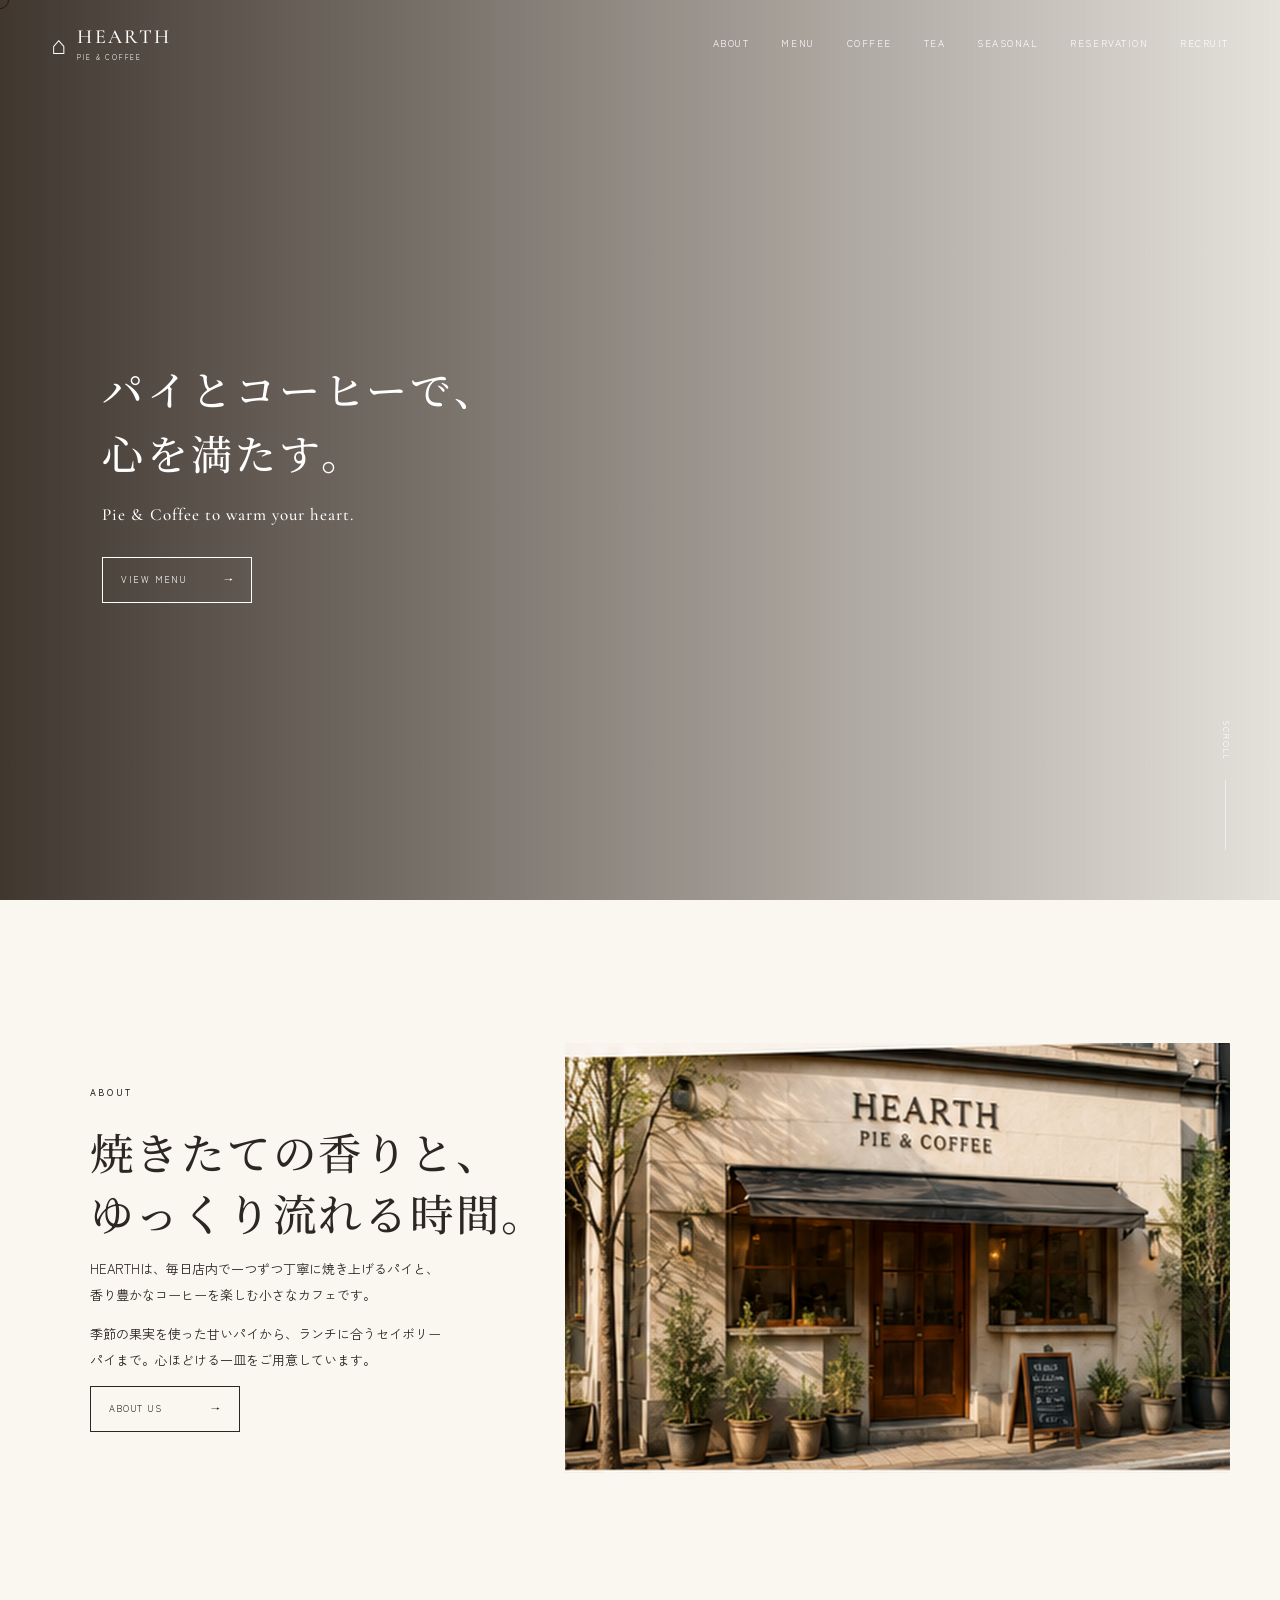
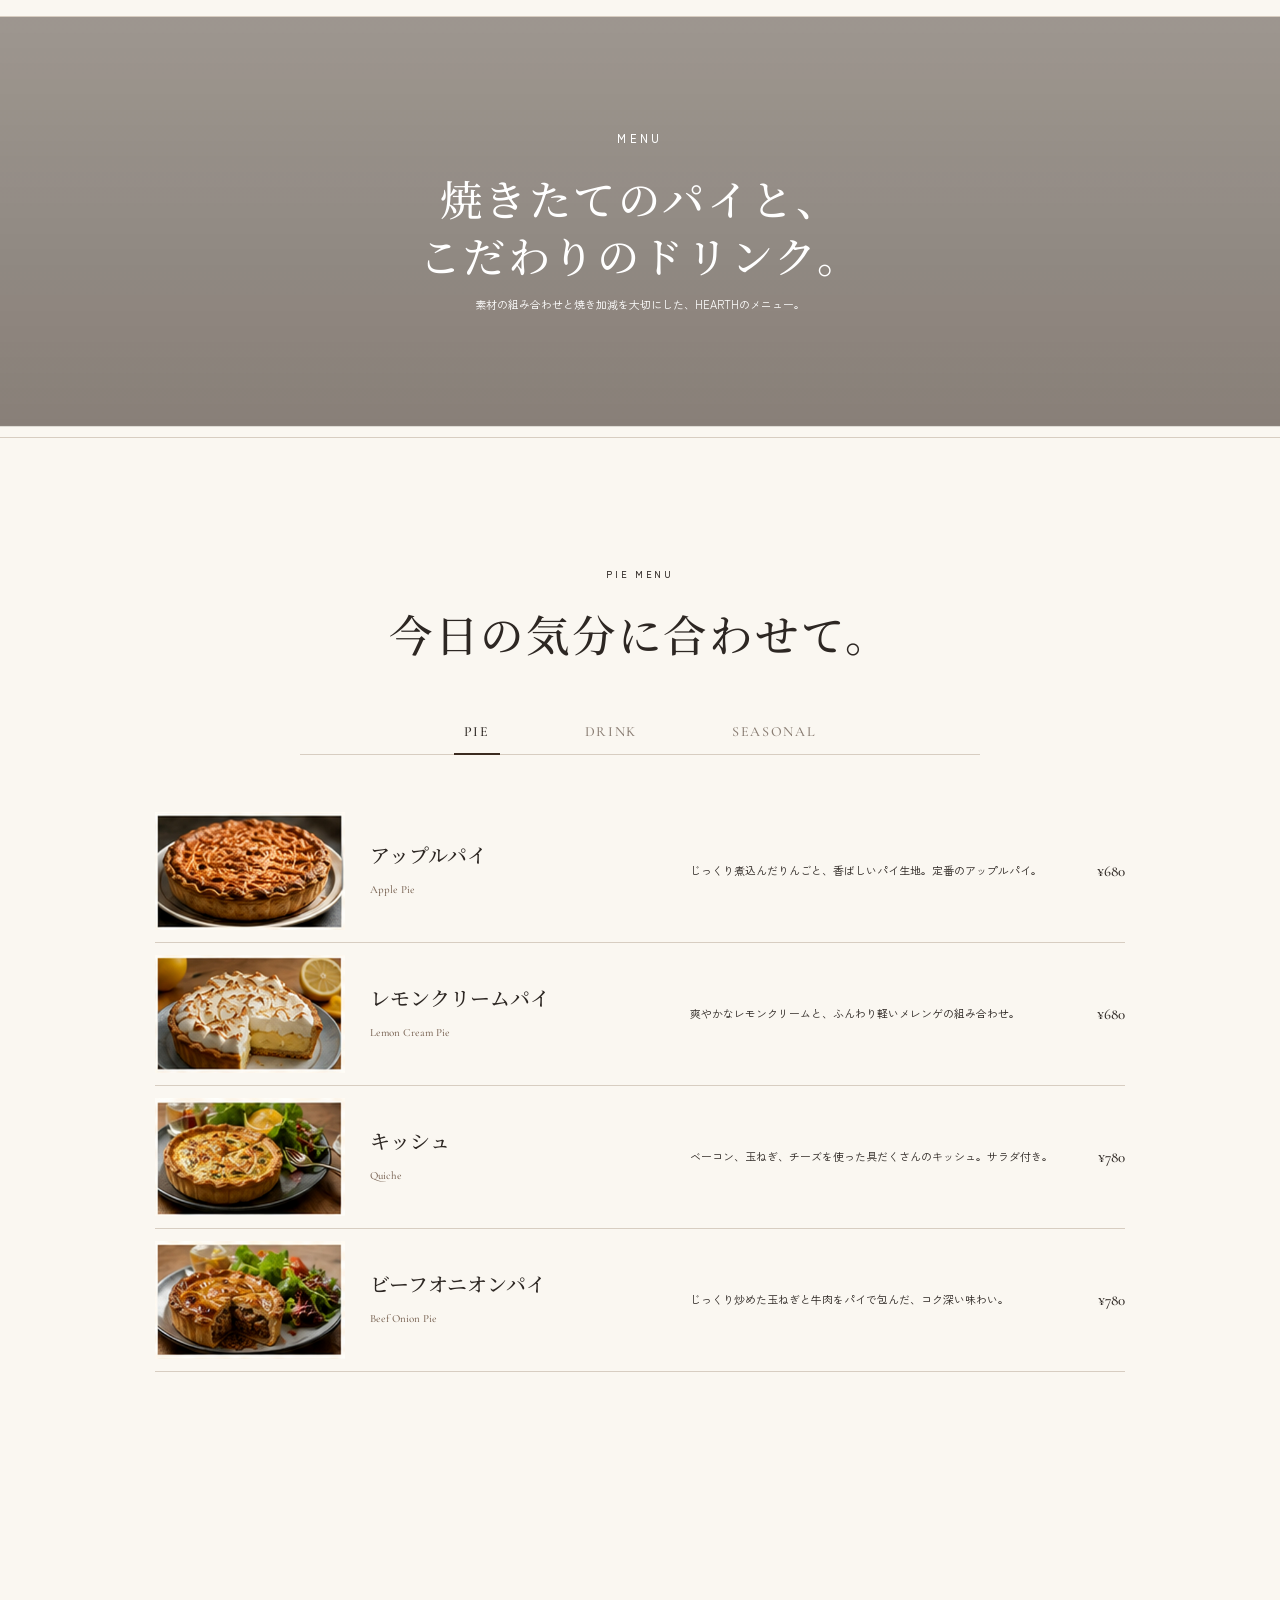
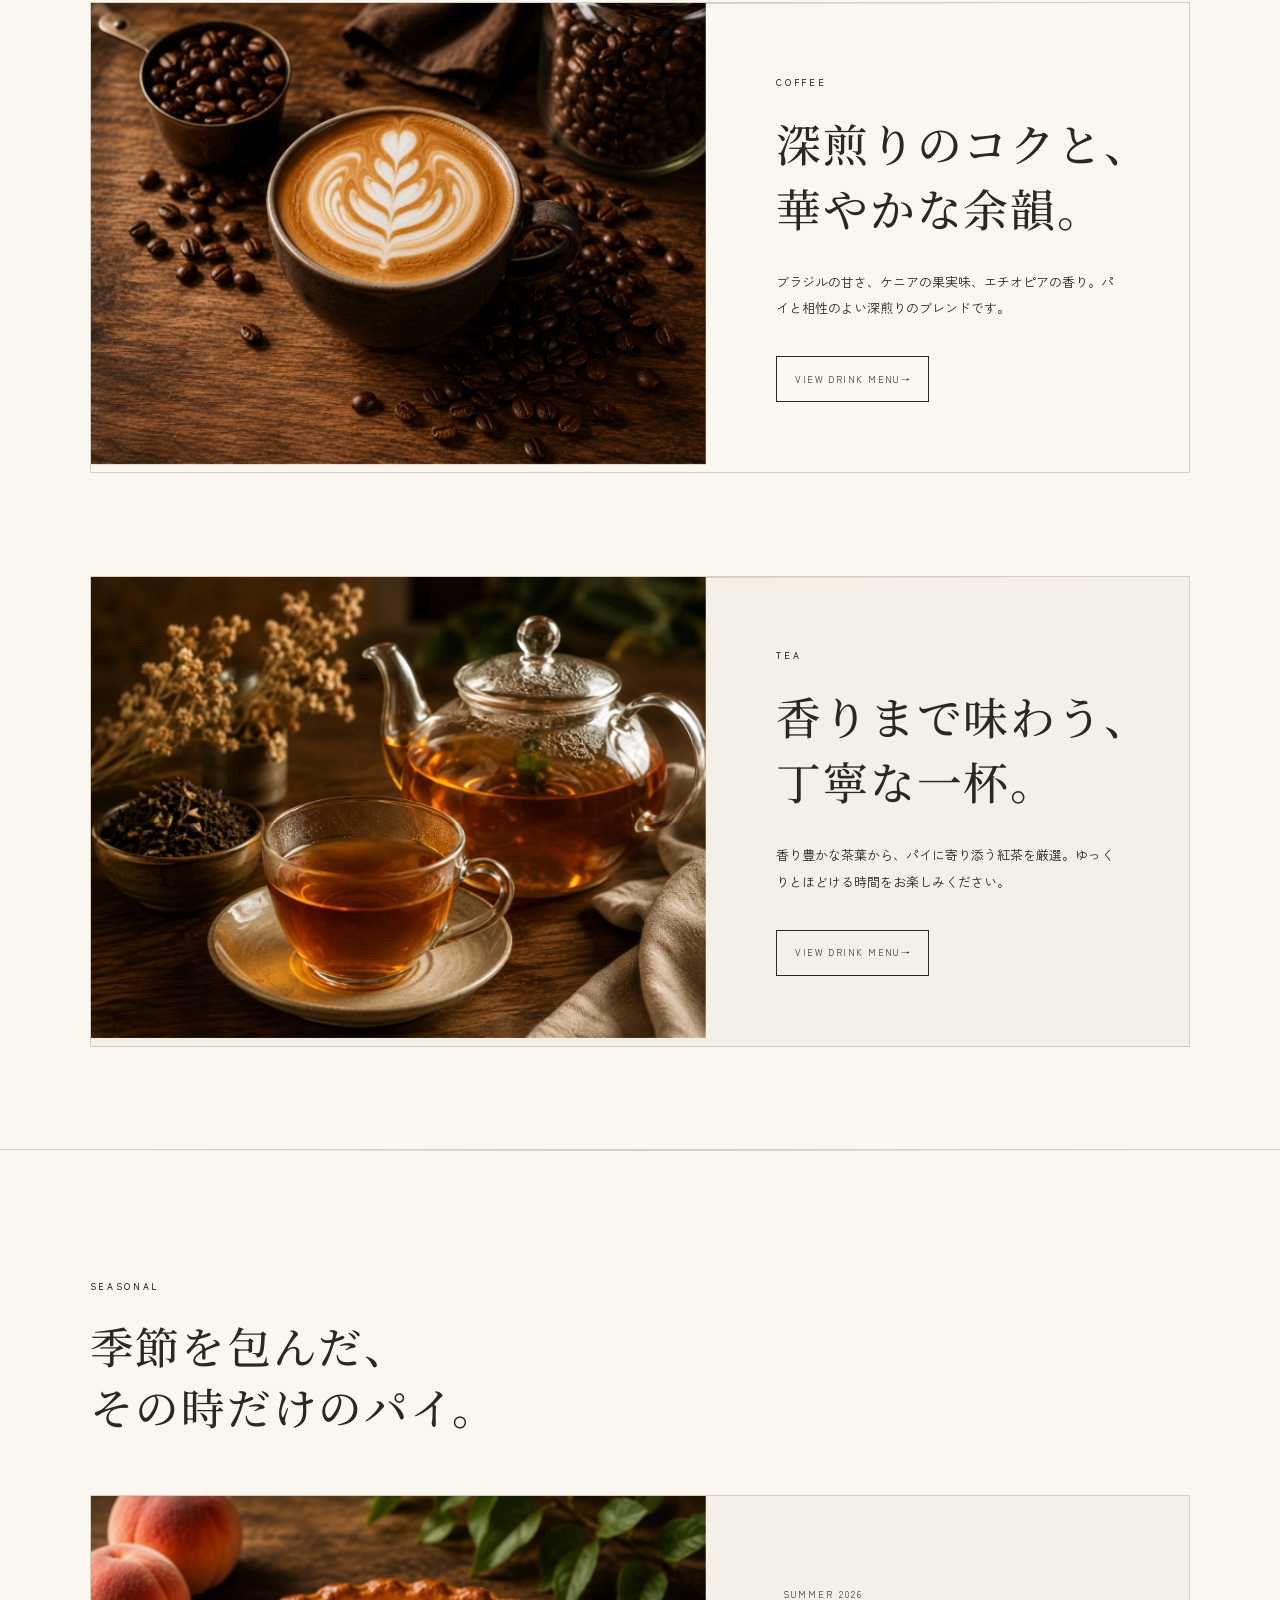
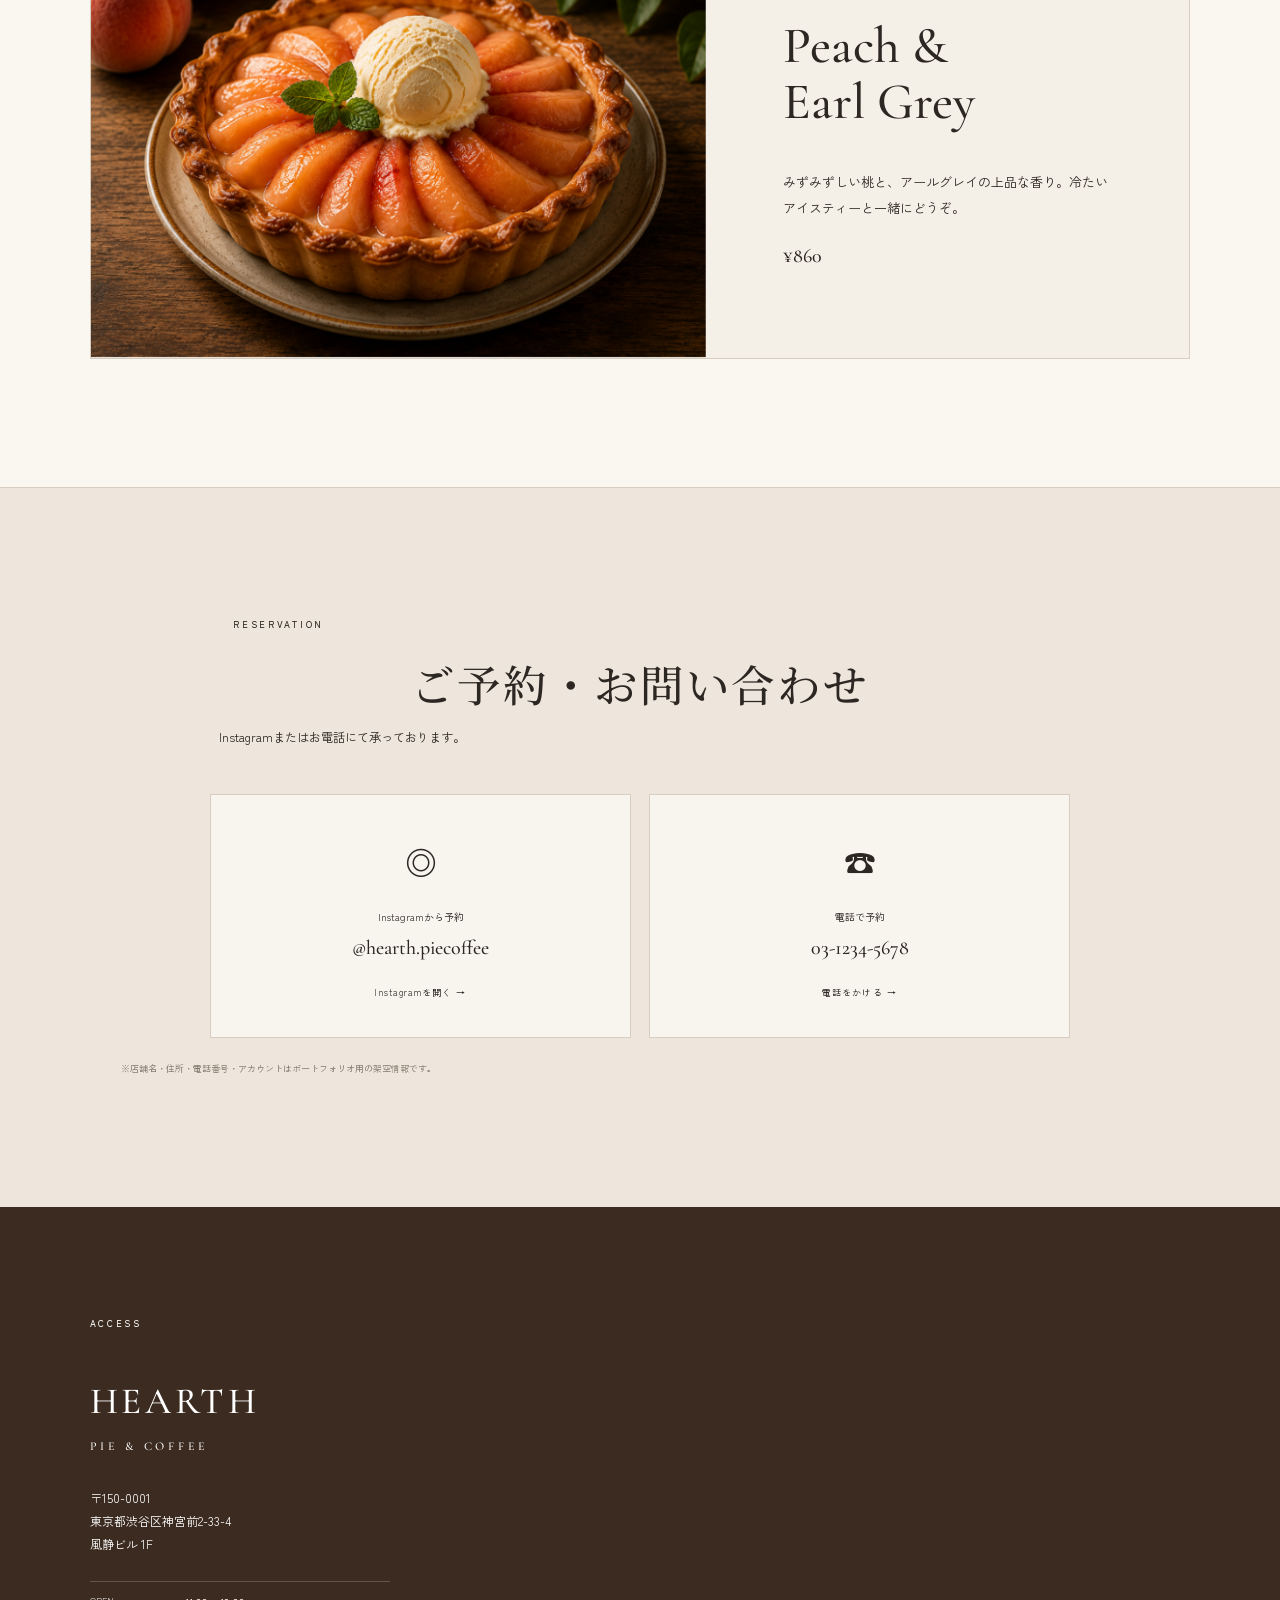
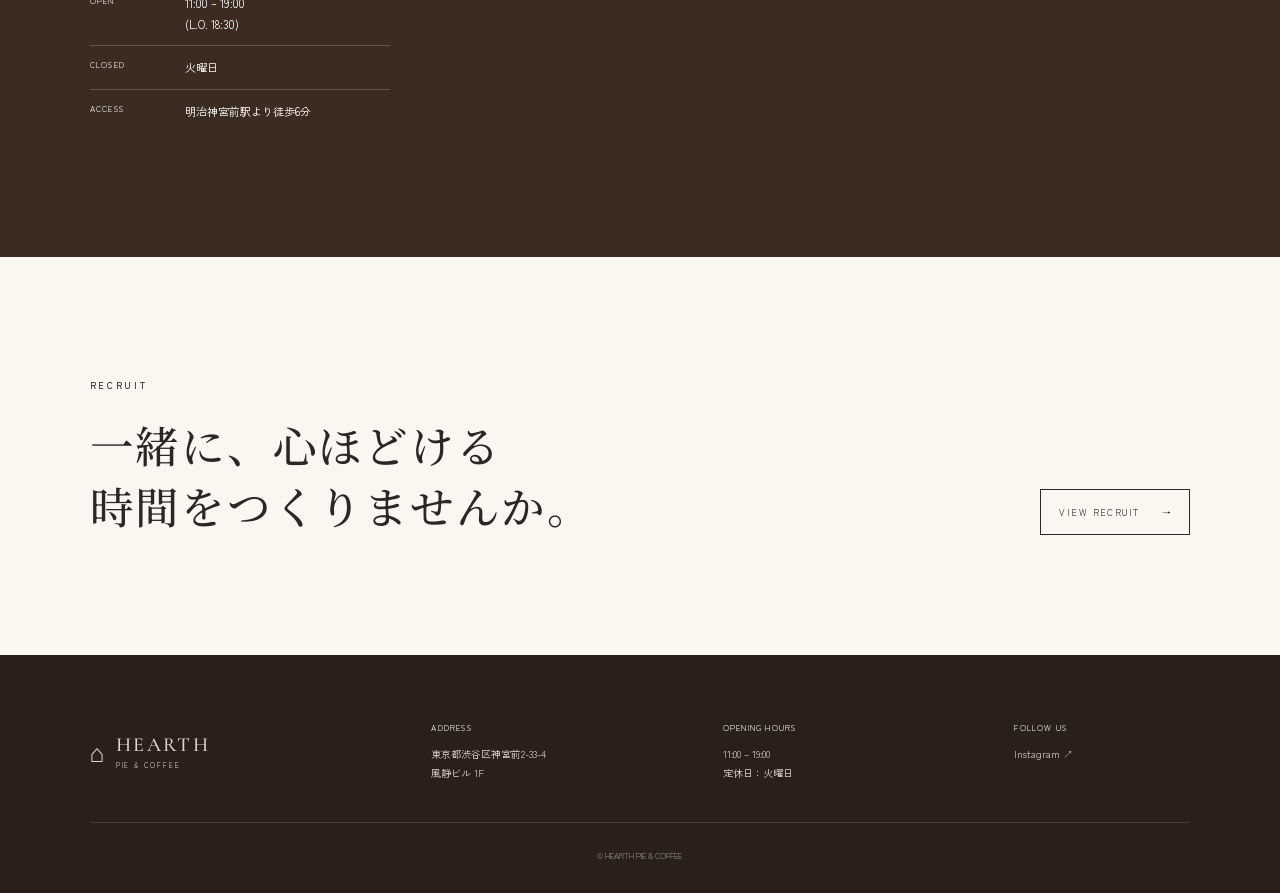
<file: index.html>
<!doctype html>
<html lang="ja">
<head>
  <meta charset="utf-8">
  <meta name="viewport" content="width=device-width, initial-scale=1">
  <meta name="description" content="焼きたてのパイと丁寧に淹れたコーヒーを楽しむ、架空のカフェ HEARTH PIE & COFFEE。">
  <title>HEARTH PIE & COFFEE</title>
  <link rel="preconnect" href="https://fonts.googleapis.com">
  <link rel="preconnect" href="https://fonts.gstatic.com" crossorigin>
  <link href="https://fonts.googleapis.com/css2?family=Cormorant+Garamond:wght@500;600&family=Noto+Serif+JP:wght@400;500;600&family=Zen+Kaku+Gothic+New:wght@400;500&display=swap" rel="stylesheet">
  <link rel="stylesheet" href="style.css">
</head>
<body>
  <div class="loader" aria-hidden="true"><div><span>HEARTH</span><small>PIE & COFFEE</small></div></div>
  <div class="cursor" aria-hidden="true"></div>

  <header class="site-header" id="top">
    <a class="brand" href="#top" aria-label="トップへ">
      <span class="brand-mark">⌂</span>
      <span><b>HEARTH</b><small>PIE & COFFEE</small></span>
    </a>
    <button class="menu-toggle" type="button" aria-label="メニューを開く" aria-controls="global-nav" aria-expanded="false"><span></span><span></span></button>
    <nav id="global-nav">
      <a href="#about">ABOUT</a><a href="#menu">MENU</a><a href="#coffee">COFFEE</a><a href="#tea">TEA</a><a href="#seasonal">SEASONAL</a><a href="#reservation">RESERVATION</a><a href="#recruit">RECRUIT</a>
    </nav>
  </header>

  <main>
    <section class="hero">
      <div class="hero-media" data-parallax="0.16"></div>
      <div class="hero-shade"></div>
      <div class="hero-copy">
        <p class="hero-jp split-lines">パイとコーヒーで、<br>心を満たす。</p>
        <p class="hero-en reveal-up">Pie & Coffee to warm your heart.</p>
        <a class="line-button reveal-up" href="#menu"><span>VIEW MENU</span><i>→</i></a>
      </div>
      <p class="scroll-label">SCROLL <span></span></p>
    </section>

    <section class="about section" id="about">
      <div class="about-copy reveal-up">
        <p class="kicker">ABOUT</p>
        <h1>焼きたての香りと、ゆっくり流れる時間。</h1>
        <p>HEARTHは、毎日店内で一つずつ丁寧に焼き上げるパイと、香り豊かなコーヒーを楽しむ小さなカフェです。</p>
        <p>季節の果実を使った甘いパイから、ランチに合うセイボリーパイまで。心ほどける一皿をご用意しています。</p>
        <a class="outline-button" href="#access"><span>ABOUT US</span><i>→</i></a>
      </div>
      <figure class="about-image reveal-mask"><img loading="lazy" decoding="async" src="assets/cafe-exterior.jpg" alt="緑に囲まれた架空のカフェHEARTHの外観"></figure>
    </section>

    <section class="menu-intro" id="menu">
      <div class="menu-bg" data-parallax="0.1"></div>
      <div class="menu-intro-inner reveal-up">
        <p class="kicker light">MENU</p>
        <h2>焼きたてのパイと、<br>こだわりのドリンク。</h2>
        <p>素材の組み合わせと焼き加減を大切にした、HEARTHのメニュー。</p>
      </div>
    </section>

    <section class="menu-section section">
      <div class="section-heading center reveal-up">
        <p class="kicker">PIE MENU</p>
        <h2>今日の気分に合わせて。</h2>
      </div>
      <div class="menu-tabs reveal-up" role="tablist">
        <button class="menu-tab active" data-tab="pie">PIE</button>
        <button class="menu-tab" data-tab="drink">DRINK</button>
        <button class="menu-tab" data-tab="season">SEASONAL</button>
      </div>

      <div class="menu-panel active" data-panel="pie">
        <div class="menu-list">
          <article class="menu-row reveal-up"><div class="menu-photo"><img loading="lazy" decoding="async" src="assets/apple-pie.jpg" alt="焼き上がったホールのアップルパイ"></div><div class="menu-detail"><div><h3>アップルパイ</h3><small>Apple Pie</small></div><p>じっくり煮込んだりんごと、香ばしいパイ生地。定番のアップルパイ。</p><strong>¥680</strong></div></article>
          <article class="menu-row reveal-up"><div class="menu-photo"><img loading="lazy" decoding="async" src="assets/lemon-cream-pie.jpg" alt="レモンクリームパイ"></div><div class="menu-detail"><div><h3>レモンクリームパイ</h3><small>Lemon Cream Pie</small></div><p>爽やかなレモンクリームと、ふんわり軽いメレンゲの組み合わせ。</p><strong>¥680</strong></div></article>
          <article class="menu-row reveal-up"><div class="menu-photo"><img loading="lazy" decoding="async" src="assets/quiche-salad.jpg" alt="サラダを添えた焼きたてのキッシュ"></div><div class="menu-detail"><div><h3>キッシュ</h3><small>Quiche</small></div><p>ベーコン、玉ねぎ、チーズを使った具だくさんのキッシュ。サラダ付き。</p><strong>¥780</strong></div></article>
          <article class="menu-row reveal-up"><div class="menu-photo"><img loading="lazy" decoding="async" src="assets/beef-onion-pie.jpg" alt="サラダを添えたビーフオニオンパイ"></div><div class="menu-detail"><div><h3>ビーフオニオンパイ</h3><small>Beef Onion Pie</small></div><p>じっくり炒めた玉ねぎと牛肉をパイで包んだ、コク深い味わい。</p><strong>¥780</strong></div></article>
        </div>
      </div>

      <div class="menu-panel" data-panel="drink">
        <div class="drink-list">
          <p><span>ブレンドコーヒー <small>HOT</small></span><strong>¥550</strong></p><p><span>アイスコーヒー</span><strong>¥550</strong></p><p><span>カフェラテ <small>HOT / ICED</small></span><strong>¥600</strong></p><p><span>ソイラテ <small>HOT / ICED</small></span><strong>¥620</strong></p><p><span>キャラメルラテ <small>HOT / ICED</small></span><strong>¥650</strong></p><p><span>カフェモカ <small>HOT / ICED</small></span><strong>¥650</strong></p>
          <div class="drink-category"><h3>HOT TEA</h3><p><span>アールグレイ <small>Earl Grey</small></span><strong>¥580</strong></p><p><span>ダージリン <small>Darjeeling</small></span><strong>¥600</strong></p><p><span>アッサム <small>Assam</small></span><strong>¥580</strong></p></div>
          <div class="drink-category"><h3>FLAVORED TEA</h3><p><span>ピーチティー <small>Peach Tea</small></span><strong>¥620</strong></p><p><span>アップルティー <small>Apple Tea</small></span><strong>¥620</strong></p></div>
          <div class="drink-category"><h3>HERBAL TEA</h3><p><span>カモミール <small>Chamomile</small></span><strong>¥620</strong></p><p><span>ルイボス <small>Rooibos</small></span><strong>¥600</strong></p></div>
          <div class="drink-category"><h3>ICED TEA</h3><p><span>アイスアールグレイ <small>Iced Earl Grey</small></span><strong>¥600</strong></p><p><span>アイスピーチティー <small>Iced Peach Tea</small></span><strong>¥630</strong></p></div>
        </div>
      </div>

      <div class="menu-panel" data-panel="season">
        <div class="season-card reveal-up"><figure><img loading="lazy" decoding="async" src="assets/peach.png" alt="桃をたっぷり使った季節限定のピーチパイ"></figure><div><p class="kicker">SUMMER LIMITED</p><h3>Peach & Earl Grey Pie</h3><p>白桃とアールグレイ香るクリームを合わせた、夏限定のパイ。</p><strong>¥860</strong></div></div>
      </div>
    </section>

    <section class="feature-split feature-coffee section-boundary" id="coffee">
      <figure class="feature-split-image reveal-mask">
        <img loading="lazy" decoding="async" src="assets/coffee.png" alt="コーヒー豆とラテアートを添えたカフェラテ">
      </figure>
      <div class="feature-split-copy reveal-up">
        <p class="kicker">COFFEE</p>
        <h2>深煎りのコクと、華やかな余韻。</h2>
        <p>ブラジルの甘さ、ケニアの果実味、エチオピアの香り。パイと相性のよい深煎りのブレンドです。</p>
        <a class="outline-button" href="#menu" data-open-tab="drink"><span>VIEW DRINK MENU</span><i>→</i></a>
      </div>
    </section>

    <section class="feature-split feature-tea section-boundary" id="tea">
      <figure class="feature-split-image reveal-mask">
        <img loading="lazy" decoding="async" src="assets/tea.png" alt="ガラスのティーポットと温かい紅茶">
      </figure>
      <div class="feature-split-copy reveal-up">
        <p class="kicker">TEA</p>
        <h2>香りまで味わう、丁寧な一杯。</h2>
        <p>香り豊かな茶葉から、パイに寄り添う紅茶を厳選。ゆっくりとほどける時間をお楽しみください。</p>
        <a class="outline-button" href="#menu" data-open-tab="drink"><span>VIEW DRINK MENU</span><i>→</i></a>
      </div>
    </section>

    <section class="seasonal section section-boundary" id="seasonal">
      <div class="section-heading reveal-up"><p class="kicker">SEASONAL</p><h2>季節を包んだ、その時だけのパイ。</h2></div>
      <div class="seasonal-split">
        <figure class="seasonal-split-image reveal-mask">
          <img loading="lazy" decoding="async" src="assets/peach.png" alt="焼き上がった桃とアールグレイの季節限定パイ">
        </figure>
        <div class="seasonal-split-copy reveal-up"><small>SUMMER 2026</small><h3>Peach & Earl Grey</h3><p>みずみずしい桃と、アールグレイの上品な香り。冷たいアイスティーと一緒にどうぞ。</p><strong>¥860</strong></div>
      </div>
    </section>

    <section class="reservation section" id="reservation">
      <div class="section-heading center reveal-up"><p class="kicker">RESERVATION</p><h2>ご予約・お問い合わせ</h2><p>Instagramまたはお電話にて承っております。</p></div>
      <div class="reservation-links">
        <a href="https://www.instagram.com/" target="_blank" rel="noopener" class="contact-card reveal-up"><span class="contact-icon">◎</span><small>Instagramから予約</small><strong>@hearth.piecoffee</strong><i>Instagramを開く →</i></a>
        <a href="tel:0312345678" class="contact-card reveal-up"><span class="contact-icon">☎</span><small>電話で予約</small><strong>03-1234-5678</strong><i>電話をかける →</i></a>
      </div>
      <p class="demo-note">※店舗名・住所・電話番号・アカウントはポートフォリオ用の架空情報です。</p>
    </section>

    <section class="access" id="access">
      <div class="access-copy reveal-up"><p class="kicker light">ACCESS</p><h2>HEARTH<br><small>PIE & COFFEE</small></h2><address>〒150-0001<br>東京都渋谷区神宮前2-33-4<br>風静ビル 1F</address><dl><div><dt>OPEN</dt><dd>11:00 – 19:00<br>(L.O. 18:30)</dd></div><div><dt>CLOSED</dt><dd>火曜日</dd></div><div><dt>ACCESS</dt><dd>明治神宮前駅より徒歩6分</dd></div></dl></div>
      <div class="access-photo" data-parallax="0.08"></div>
    </section>

    <section class="recruit section" id="recruit"><div class="section-heading reveal-up"><p class="kicker">RECRUIT</p><h2>一緒に、心ほどける<br>時間をつくりませんか。</h2></div><a class="outline-button reveal-up" href="recruit.html"><span>VIEW RECRUIT</span><i>→</i></a></section>
  </main>

  <footer><div class="footer-brand"><span class="brand-mark">⌂</span><span><b>HEARTH</b><small>PIE & COFFEE</small></span></div><div><p>ADDRESS</p><span>東京都渋谷区神宮前2-33-4<br>風静ビル 1F</span></div><div><p>OPENING HOURS</p><span>11:00 – 19:00<br>定休日：火曜日</span></div><div><p>FOLLOW US</p><a href="https://www.instagram.com/" target="_blank" rel="noopener">Instagram ↗</a></div><small class="copyright">© HEARTH PIE & COFFEE</small></footer>
  <script src="script.js"></script>
</body>
</html>
</file>
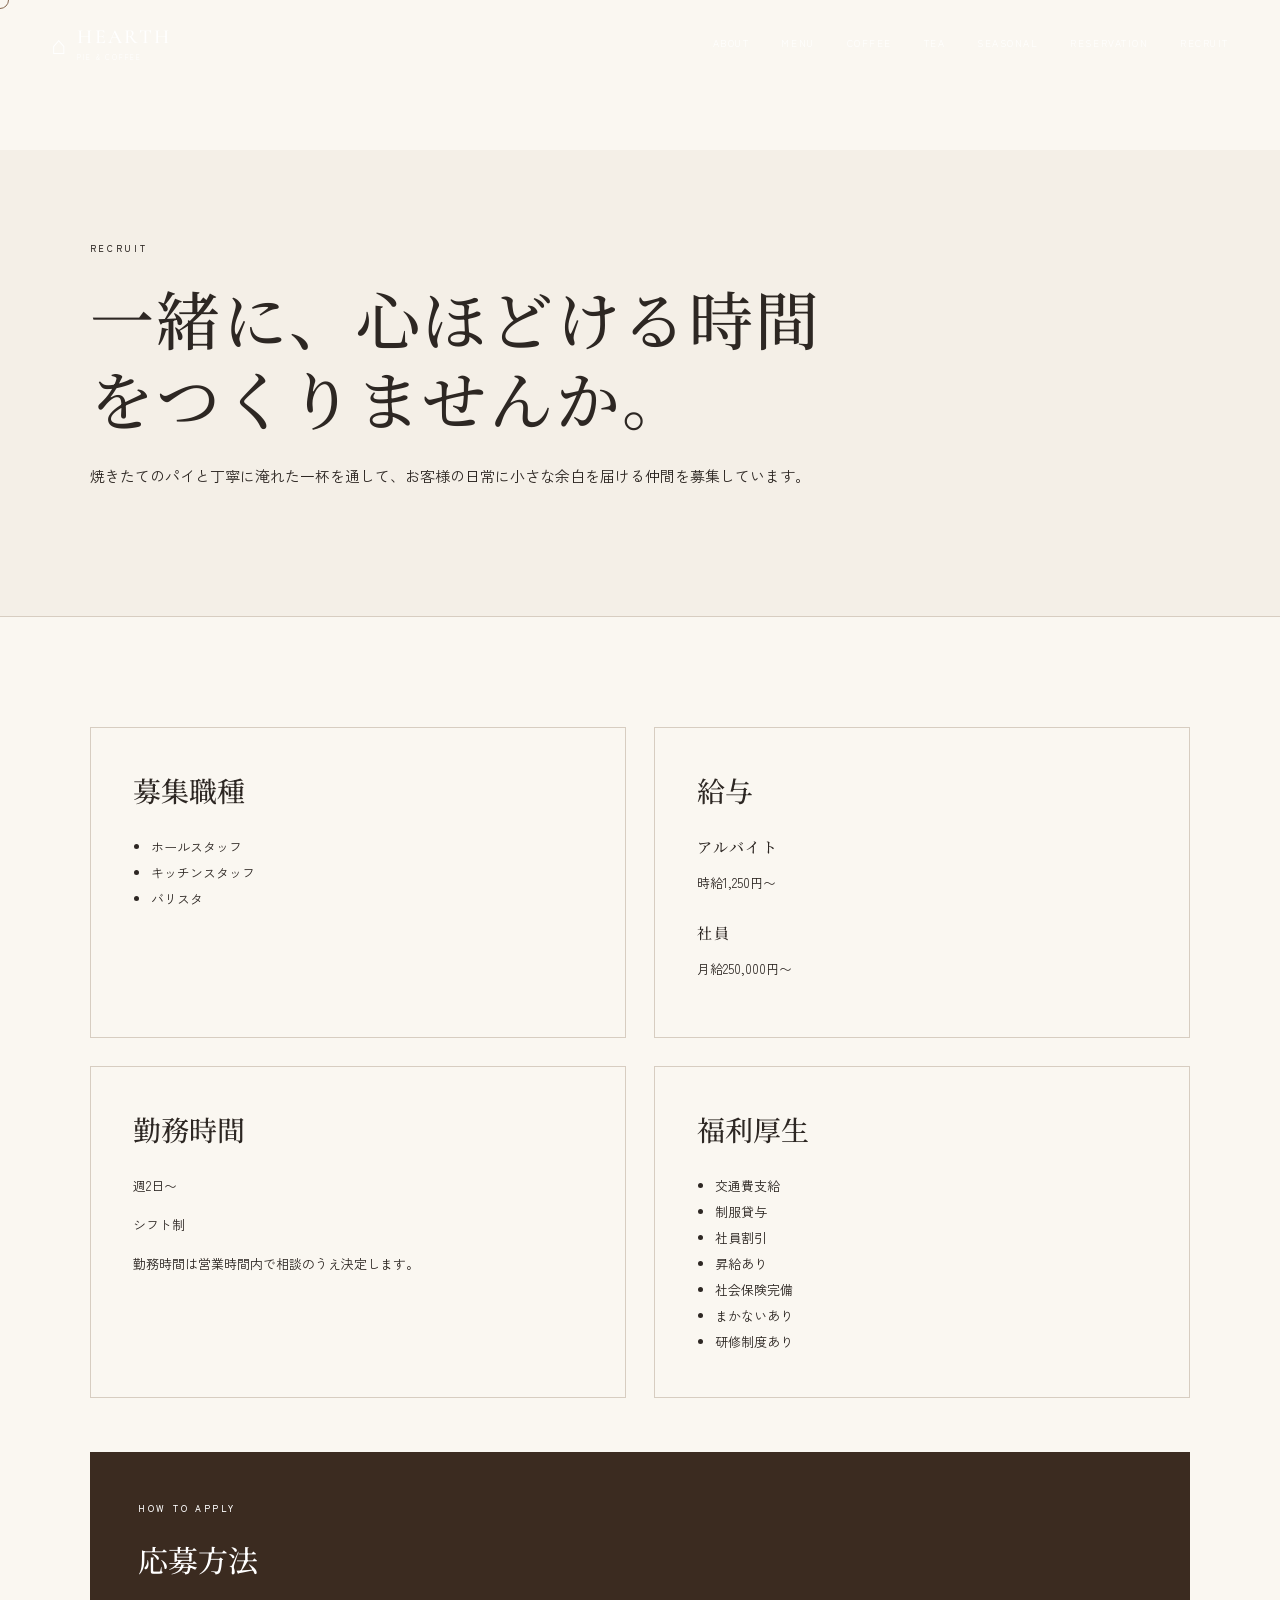
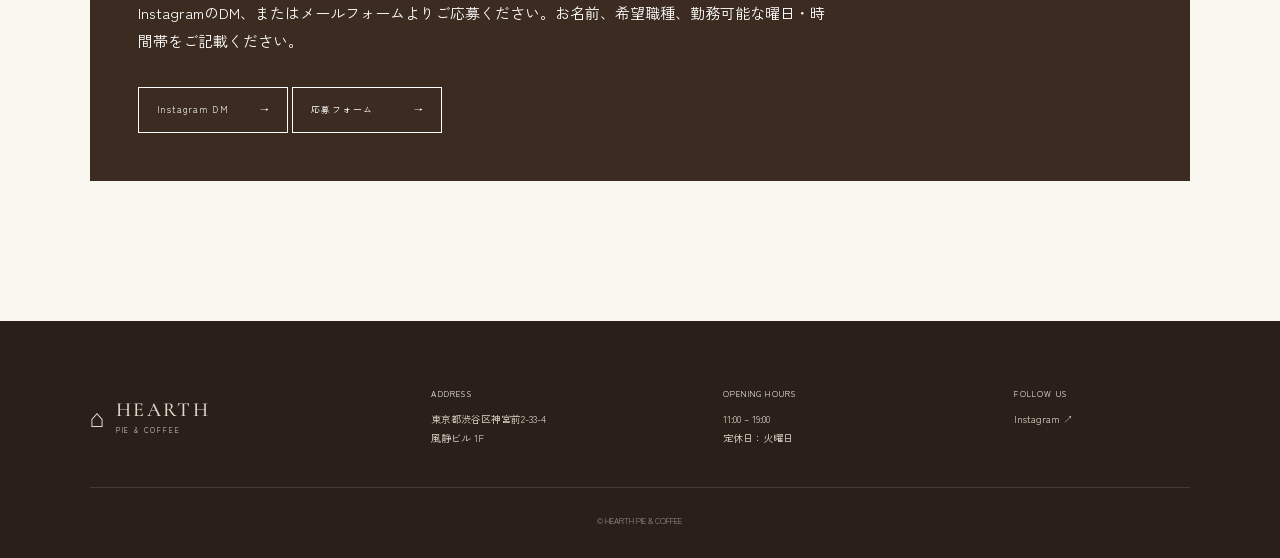
<file: recruit.html>
<!doctype html>
<html lang="ja">
<head>
  <meta charset="utf-8">
  <meta name="viewport" content="width=device-width, initial-scale=1">
  <meta name="description" content="HEARTH PIE & COFFEEの採用情報。ホール、キッチン、バリスタを募集しています。">
  <title>RECRUIT | HEARTH PIE & COFFEE</title>
  <link rel="preconnect" href="https://fonts.googleapis.com">
  <link rel="preconnect" href="https://fonts.gstatic.com" crossorigin>
  <link href="https://fonts.googleapis.com/css2?family=Cormorant+Garamond:wght@500;600&family=Noto+Serif+JP:wght@400;500;600&family=Zen+Kaku+Gothic+New:wght@400;500&display=swap" rel="stylesheet">
  <link rel="stylesheet" href="style.css">
</head>
<body>
  <div class="loader" aria-hidden="true"><div><span>HEARTH</span><small>PIE & COFFEE</small></div></div>
  <div class="cursor" aria-hidden="true"></div>
  <header class="site-header scrolled" id="top">
    <a class="brand" href="index.html" aria-label="ホームへ"><span class="brand-mark">⌂</span><span><b>HEARTH</b><small>PIE & COFFEE</small></span></a>
    <button class="menu-toggle" type="button" aria-label="メニューを開く" aria-controls="global-nav" aria-expanded="false"><span></span><span></span></button>
    <nav id="global-nav">
      <a href="index.html#about">ABOUT</a><a href="index.html#menu">MENU</a><a href="index.html#coffee">COFFEE</a><a href="index.html#tea">TEA</a><a href="index.html#seasonal">SEASONAL</a><a href="index.html#reservation">RESERVATION</a><a href="recruit.html">RECRUIT</a>
    </nav>
  </header>
  <main class="recruit-page">
    <section class="recruit-hero">
      <p class="kicker">RECRUIT</p>
      <h1>一緒に、心ほどける時間をつくりませんか。</h1>
      <p>焼きたてのパイと丁寧に淹れた一杯を通して、お客様の日常に小さな余白を届ける仲間を募集しています。</p>
    </section>
    <section class="recruit-details">
      <div class="recruit-grid">
        <article class="recruit-card"><h2>募集職種</h2><ul><li>ホールスタッフ</li><li>キッチンスタッフ</li><li>バリスタ</li></ul></article>
        <article class="recruit-card"><h2>給与</h2><h3>アルバイト</h3><p>時給1,250円〜</p><h3>社員</h3><p>月給250,000円〜</p></article>
        <article class="recruit-card"><h2>勤務時間</h2><p>週2日〜</p><p>シフト制</p><p>勤務時間は営業時間内で相談のうえ決定します。</p></article>
        <article class="recruit-card"><h2>福利厚生</h2><ul><li>交通費支給</li><li>制服貸与</li><li>社員割引</li><li>昇給あり</li><li>社会保険完備</li><li>まかないあり</li><li>研修制度あり</li></ul></article>
      </div>
      <div class="recruit-apply"><p class="kicker light">HOW TO APPLY</p><h2>応募方法</h2><p>InstagramのDM、またはメールフォームよりご応募ください。お名前、希望職種、勤務可能な曜日・時間帯をご記載ください。</p><a class="outline-button" href="https://www.instagram.com/" target="_blank" rel="noopener"><span>Instagram DM</span><i>→</i></a> <a class="outline-button" href="mailto:recruit@example.com?subject=HEARTH採用応募"><span>応募フォーム</span><i>→</i></a></div>
    </section>
  </main>
  <footer><div class="footer-brand"><span class="brand-mark">⌂</span><span><b>HEARTH</b><small>PIE & COFFEE</small></span></div><div><p>ADDRESS</p><span>東京都渋谷区神宮前2-33-4<br>風静ビル 1F</span></div><div><p>OPENING HOURS</p><span>11:00 – 19:00<br>定休日：火曜日</span></div><div><p>FOLLOW US</p><a href="https://www.instagram.com/" target="_blank" rel="noopener">Instagram ↗</a></div><small class="copyright">© HEARTH PIE & COFFEE</small></footer>
  <script src="script.js"></script>
</body>
</html>
</file>
<file: style.css>
:root{--ivory:#f4efe7;--paper:#faf7f1;--ink:#2d2723;--brown:#3b2b20;--mid:#7b6656;--line:#d7cdc1;--serif:"Cormorant Garamond","Noto Serif JP",serif;--jp:"Noto Serif JP",serif;--sans:"Zen Kaku Gothic New",sans-serif}*{box-sizing:border-box}html{scroll-behavior:smooth}body{margin:0;background:var(--paper);color:var(--ink);font-family:var(--sans);font-size:15px;line-height:1.9;overflow-x:hidden}body.loading{overflow:hidden}img{display:block;width:100%;height:100%;object-fit:cover}a{color:inherit}.loader{position:fixed;inset:0;z-index:999;background:var(--brown);display:grid;place-items:center;color:white;transition:clip-path 1.1s cubic-bezier(.76,0,.24,1);clip-path:inset(0 0 0 0)}.loader.done{clip-path:inset(0 0 100% 0);pointer-events:none}.loader div{display:flex;flex-direction:column;align-items:center;animation:pulse 1.2s ease-in-out infinite alternate}.loader span{font:600 42px var(--serif);letter-spacing:.18em}.loader small{font-size:9px;letter-spacing:.4em}@keyframes pulse{to{opacity:.45;transform:translateY(-4px)}}.cursor{position:fixed;width:18px;height:18px;border:1px solid #886b55;border-radius:50%;pointer-events:none;z-index:1000;transform:translate(-50%,-50%);transition:width .2s,height .2s,background .2s;mix-blend-mode:multiply}.cursor.hover{width:48px;height:48px;background:#a88b7450}.site-header{position:fixed;z-index:100;top:0;left:0;width:100%;height:86px;padding:0 4vw;display:flex;align-items:center;justify-content:space-between;color:#fff;transition:background .4s,color .4s,height .4s,border .4s}.site-header.scrolled{height:70px;color:var(--ink);background:#faf7f1e8;border-bottom:1px solid #d7cdc188;backdrop-filter:blur(18px)}.brand,.footer-brand{display:flex;align-items:center;gap:11px;text-decoration:none;line-height:1}.brand-mark{font-size:25px;font-weight:300}.brand span:last-child,.footer-brand span:last-child{display:flex;flex-direction:column}.brand b,.footer-brand b{font:500 20px var(--serif);letter-spacing:.12em}.brand small,.footer-brand small{font-size:7px;letter-spacing:.26em;margin-top:5px}.site-header nav{display:flex;gap:2rem}.site-header nav a{font-size:8px;letter-spacing:.16em;text-decoration:none;position:relative}.site-header nav a:after{content:"";position:absolute;left:0;bottom:-8px;width:100%;height:1px;background:currentColor;transform:scaleX(0);transform-origin:right;transition:transform .35s}.site-header nav a:hover:after{transform:scaleX(1);transform-origin:left}.menu-toggle{display:none}.hero{position:relative;min-height:100svh;color:#fff;display:flex;align-items:center;overflow:hidden}.hero-media,.menu-bg,.access-photo{position:absolute;inset:-8%;background-size:cover;background-position:center;will-change:transform}.hero-media{background-image:url('https://images.unsplash.com/photo-1574085733277-851d9d856a3a?auto=format&fit=crop&w=2200&q=90')}.hero-shade{position:absolute;inset:0;background:linear-gradient(90deg,#21170fdb 0%,#21170f7d 48%,#21170f18 100%)}.hero-copy{position:relative;z-index:2;margin-left:8vw;max-width:630px;padding-top:60px}.hero-jp{font:500 clamp(29px,3.2vw,50px)/1.55 var(--jp);letter-spacing:.08em;margin:0 0 20px}.hero-en{font:500 17px var(--serif);letter-spacing:.06em;margin:0 0 32px}.line-button,.outline-button{display:inline-flex;align-items:center;justify-content:space-between;min-width:150px;height:46px;padding:0 18px;border:1px solid currentColor;text-decoration:none;font-size:9px;letter-spacing:.16em;position:relative;overflow:hidden}.line-button:before,.outline-button:before{content:"";position:absolute;inset:0;background:currentColor;transform:translateX(-102%);transition:transform .45s cubic-bezier(.76,0,.24,1)}.line-button:hover:before,.outline-button:hover:before{transform:none}.line-button span,.line-button i,.outline-button span,.outline-button i{position:relative;z-index:1}.line-button:hover{color:var(--brown)}.line-button:hover:before{background:#fff}.outline-button:hover{color:#fff}.outline-button:before{background:var(--brown)}.scroll-label{position:absolute;right:3vw;bottom:50px;z-index:2;font-size:8px;letter-spacing:.25em;writing-mode:vertical-rl}.scroll-label span{display:inline-block;width:1px;height:70px;background:#ffffff80;margin-top:15px;position:relative;overflow:hidden}.scroll-label span:after{content:"";position:absolute;top:-50%;left:0;width:1px;height:45%;background:#fff;animation:scrollLine 2s infinite}@keyframes scrollLine{to{top:110%}}.section{padding:120px 7vw}.kicker{margin:0 0 20px;font-size:9px;letter-spacing:.3em;font-weight:500}.kicker.light{color:#fff}.section-heading h2,.about h1,.seasonal h2,.reservation h2,.recruit h2{font:500 clamp(30px,3.4vw,50px)/1.4 var(--jp);letter-spacing:.04em;margin:0}.center{text-align:center;margin-inline:auto}.about{display:grid;grid-template-columns:.85fr 1.15fr;align-items:center;gap:8vw}.about-copy{max-width:520px}.about-copy p:not(.kicker){font-size:13px}.about-image{height:580px;overflow:hidden}.about-image img,.story-image img,.seasonal-grid figure img{transition:transform 1.5s cubic-bezier(.22,1,.36,1)}.about-image:hover img,.story-image:hover img,.seasonal-grid figure:hover img{transform:scale(1.045)}.menu-intro{height:420px;position:relative;display:grid;place-items:center;overflow:hidden;color:white;text-align:center}.menu-bg{background-image:linear-gradient(#24170f66,#24170f88),url('https://images.unsplash.com/photo-1519915028121-7d3463d20b13?auto=format&fit=crop&w=2000&q=88')}.menu-intro-inner{position:relative;z-index:1}.menu-intro h2{font:500 clamp(31px,3.3vw,49px)/1.35 var(--jp);letter-spacing:.06em;margin:0}.menu-intro p{font-size:11px}.menu-tabs{max-width:680px;margin:45px auto;border-bottom:1px solid var(--line);display:flex;justify-content:center;gap:75px}.menu-tab{border:0;background:none;padding:14px 10px;font:500 14px var(--serif);letter-spacing:.12em;color:#897d73;cursor:pointer;position:relative}.menu-tab:after{content:"";position:absolute;bottom:-1px;left:0;width:100%;height:2px;background:var(--brown);transform:scaleX(0);transition:.35s}.menu-tab.active{color:var(--ink)}.menu-tab.active:after{transform:scaleX(1)}.menu-panel{display:none}.menu-panel.active{display:block;animation:panelIn .7s both}@keyframes panelIn{from{opacity:0;transform:translateY(14px)}}.menu-list{max-width:970px;margin:auto}.menu-row{display:grid;grid-template-columns:190px 1fr;gap:25px;padding:12px 0;border-bottom:1px solid var(--line);align-items:center}.menu-photo{height:118px;overflow:hidden}.menu-photo img{transition:transform .8s cubic-bezier(.22,1,.36,1)}.menu-row:hover .menu-photo img{transform:scale(1.08)}.menu-detail{display:grid;grid-template-columns:1fr 1.3fr auto;gap:28px;align-items:center}.menu-detail h3{font:500 20px var(--jp);margin:0 0 4px}.menu-detail small{font:500 11px var(--serif);color:var(--mid)}.menu-detail p{font-size:11px;line-height:1.8;margin:0}.menu-detail strong{font:500 15px var(--serif)}.drink-list{max-width:760px;margin:auto}.drink-list p{display:flex;justify-content:space-between;margin:0;padding:18px;border-bottom:1px solid var(--line);font-size:13px}.drink-list small{font-size:9px;color:var(--mid)}.drink-list strong{font:500 15px var(--serif)}.season-card{max-width:900px;margin:auto;display:grid;grid-template-columns:1.25fr .75fr;background:var(--ivory);align-items:center}.season-card figure{height:450px;margin:0}.season-card div{padding:45px}.season-card h3{font:500 clamp(28px,3vw,42px)/1.1 var(--serif);margin:8px 0 18px}.story{min-height:680px;display:grid;grid-template-columns:1.08fr .92fr}.story.reverse{grid-template-columns:.92fr 1.08fr}.story.reverse .story-image{order:2}.story-image{margin:0;overflow:hidden;min-height:680px}.story-copy{padding:8vw 7vw;display:flex;flex-direction:column;justify-content:center}.story-dark{background:var(--brown);color:#fff}.story-light{background:var(--ivory)}.motion-title{font:500 clamp(31px,3.7vw,56px)/1.42 var(--jp);letter-spacing:.04em;margin-bottom:30px;overflow:hidden}.motion-title span{display:block;opacity:0;transform:translateX(-110%);transition:transform 1.15s cubic-bezier(.22,1,.36,1),opacity .2s}.motion-title span:nth-child(2){transition-delay:.15s}.story.in-view .motion-title span{opacity:1;transform:none}.story-copy>p:not(.kicker){font-size:12px;max-width:440px}.notes{margin-top:25px;border-top:1px solid #ffffff42}.notes div{display:grid;grid-template-columns:110px 1fr;padding:11px 0;border-bottom:1px solid #ffffff42;font-size:10px}.notes dt{letter-spacing:.16em}.notes dd{margin:0}.text-link{display:inline-flex;align-items:center;gap:35px;margin-top:25px;font-size:9px;letter-spacing:.15em;text-decoration:none}.seasonal{background:var(--paper)}.seasonal-grid{margin-top:55px;display:grid;grid-template-columns:1.25fr .75fr;background:var(--ivory);align-items:center}.seasonal-grid figure{height:540px;margin:0;overflow:hidden}.seasonal-grid>div{padding:6vw}.seasonal-grid small{font-size:9px;letter-spacing:.22em}.seasonal-grid h3{font:500 clamp(32px,4vw,58px)/1.05 var(--serif);margin:15px 0 25px}.seasonal-grid p{font-size:12px}.reservation{background:#eee6dc}.reservation .section-heading p:last-child{font-size:12px}.reservation-links{max-width:860px;margin:45px auto 0;display:grid;grid-template-columns:1fr 1fr;gap:18px}.contact-card{background:#f8f5ef;border:1px solid var(--line);min-height:240px;padding:36px;display:flex;flex-direction:column;align-items:center;justify-content:center;text-decoration:none;transition:transform .4s,background .4s,color .4s}.contact-card:hover{transform:translateY(-8px);background:var(--brown);color:#fff}.contact-icon{font-size:32px;margin-bottom:16px}.contact-card small{font-size:10px}.contact-card strong{font:500 20px var(--serif);margin:10px 0 24px}.contact-card i{font-style:normal;font-size:9px;letter-spacing:.12em}.demo-note{text-align:center;font-size:9px;color:#84796f;margin-top:22px}.access{min-height:650px;display:grid;grid-template-columns:.75fr 1.25fr;background:var(--brown);color:white;position:relative}.access-copy{padding:8vw 7vw;display:flex;flex-direction:column;justify-content:center}.access-copy h2{font:500 37px/1 var(--serif);letter-spacing:.1em}.access-copy h2 small{font-size:12px}.access-copy address{font-style:normal;font-size:12px}.access-copy dl{margin-top:25px}.access-copy dl div{display:grid;grid-template-columns:95px 1fr;border-top:1px solid #ffffff32;padding:11px 0}.access-copy dt{font-size:8px;letter-spacing:.16em}.access-copy dd{margin:0;font-size:11px}.access-photo{position:relative;inset:auto;background-image:url('https://images.unsplash.com/photo-1554118811-1e0d58224f24?auto=format&fit=crop&w=1700&q=88')}.recruit{display:flex;justify-content:space-between;align-items:end;gap:40px}.recruit .section-heading{max-width:650px}footer{background:#2b2019;color:white;display:grid;grid-template-columns:1.2fr 1fr 1fr .7fr;gap:40px;padding:65px 7vw 30px;font-size:10px}footer p{font-size:8px;letter-spacing:.15em;margin-top:0}footer span,footer a{color:#e1d8d0;text-decoration:none}.copyright{grid-column:1/-1;text-align:center;border-top:1px solid #ffffff20;padding-top:25px;color:#ffffff80;font-size:8px}.reveal-up{opacity:0;transform:translateY(32px);transition:opacity .85s ease,transform 1s cubic-bezier(.22,1,.36,1)}.reveal-up.visible{opacity:1;transform:none}.reveal-mask{position:relative;overflow:hidden;clip-path:none}.reveal-mask img{opacity:1;transform:scale(1.035);transition:transform 1.35s cubic-bezier(.22,1,.36,1),filter 1.1s ease;filter:saturate(.9) brightness(.92)}.reveal-mask.visible img{transform:scale(1);filter:saturate(1) brightness(1)}.reveal-mask::after{content:"";position:absolute;inset:0;background:var(--paper);transform:translateX(0);transition:transform 1.15s cubic-bezier(.76,0,.24,1);pointer-events:none}.story-dark .reveal-mask::after{background:var(--brown)}.reveal-mask.visible::after{transform:translateX(101%)}.split-lines{opacity:0;transform:translateX(-35px);transition:opacity 1s .55s,transform 1.2s .55s cubic-bezier(.22,1,.36,1)}body.ready .split-lines{opacity:1;transform:none}.hero .reveal-up{transition-delay:.85s}body.ready .hero .reveal-up{opacity:1;transform:none}@media(max-width:900px){.cursor{display:none}.site-header nav{position:fixed;inset:0;background:var(--paper);color:var(--ink);display:flex;flex-direction:column;align-items:center;justify-content:center;gap:28px;opacity:0;pointer-events:none;transition:.45s}.site-header nav.open{opacity:1;pointer-events:auto}.site-header nav a{font:500 28px var(--serif)}.menu-toggle{display:block;width:34px;height:25px;border:0;background:none;position:relative;z-index:2}.menu-toggle span{position:absolute;left:0;width:100%;height:1px;background:currentColor;transition:.3s}.menu-toggle span:first-child{top:8px}.menu-toggle span:last-child{top:17px}.menu-toggle.open span:first-child{top:12px;transform:rotate(45deg)}.menu-toggle.open span:last-child{top:12px;transform:rotate(-45deg)}.about,.story,.story.reverse,.access{grid-template-columns:1fr}.story.reverse .story-image{order:0}.about-image,.story-image{height:480px;min-height:0}.menu-detail{grid-template-columns:1fr auto}.menu-detail p{grid-column:1/-1;grid-row:2}.season-card,.seasonal-grid{grid-template-columns:1fr}.season-card figure,.seasonal-grid figure{height:420px}.access-photo{min-height:500px}.reservation-links{grid-template-columns:1fr}.recruit{align-items:flex-start;flex-direction:column}footer{grid-template-columns:1fr 1fr}}@media(max-width:600px){body{font-size:14px}.site-header{height:68px;padding:0 20px}.brand b{font-size:17px}.hero-copy{margin:0 24px;padding-top:40px}.hero-jp{font-size:clamp(27px,8vw,36px);line-height:1.65}.hero-en{font-size:14px}.scroll-label{display:none}.section{padding:88px 22px}.about{gap:45px}.about-image{height:390px}.section-heading h2,.about h1,.seasonal h2,.reservation h2,.recruit h2{font-size:clamp(27px,8vw,38px);line-height:1.48}.menu-intro{height:360px;padding:0 24px}.menu-intro h2{font-size:30px}.menu-tabs{justify-content:flex-start;gap:34px;overflow:auto}.menu-row{grid-template-columns:118px 1fr;gap:15px}.menu-photo{height:100px}.menu-detail{display:block}.menu-detail h3{font-size:16px;line-height:1.4}.menu-detail p{font-size:10px;margin-top:8px}.menu-detail strong{display:block;margin-top:7px}.story-copy{padding:75px 22px}.story-image{height:390px}.motion-title{font-size:clamp(28px,8.7vw,39px);line-height:1.5}.seasonal-grid figure{height:360px}.seasonal-grid>div{padding:35px 25px}.contact-card{min-height:210px}.access-photo{min-height:390px}.access-copy{padding:75px 24px}.recruit .outline-button{margin-top:15px}footer{grid-template-columns:1fr;padding:55px 24px 25px}.copyright{text-align:left}h1,h2,h3,.motion-title{word-break:keep-all;overflow-wrap:anywhere;text-wrap:balance}}@media(prefers-reduced-motion:reduce){*{scroll-behavior:auto!important;animation:none!important;transition:none!important}.loader{display:none}.reveal-up{opacity:1;transform:none}.reveal-mask{clip-path:none}.motion-title span{opacity:1;transform:none}}

/* Local-file-safe image fallback: photographs never remain hidden. */
@keyframes imageFallbackReveal{to{transform:translateX(101%)}}
.reveal-mask::after{animation:imageFallbackReveal 1.15s 1.1s cubic-bezier(.76,0,.24,1) forwards}

/* v8 image-quality and fit corrections */
.about{align-items:center;gap:clamp(48px,7vw,110px)}
.about-image{height:auto;aspect-ratio:2.03/1;max-height:520px;border-radius:1px;background:#e9e0d5}
.about-image img{object-position:center 52%}
.story{min-height:620px;grid-template-columns:minmax(390px,46%) 1fr;align-items:stretch}
.story.reverse{grid-template-columns:1fr minmax(390px,46%)}
.story-image{min-height:0;height:auto;aspect-ratio:1.55/1;align-self:center;margin:clamp(46px,6vw,90px);margin-right:0;box-shadow:0 22px 60px rgba(20,12,7,.16)}
.story.reverse .story-image{margin-left:0;margin-right:clamp(46px,6vw,90px)}
.story-image img{object-fit:cover}
#coffee .story-image img{object-position:50% 50%}
#tea .story-image img{object-position:50% 52%}
.seasonal-grid{grid-template-columns:minmax(0,1.15fr) minmax(330px,.85fr)}
.seasonal-grid figure{height:auto;aspect-ratio:1.75/1;max-height:520px;background:#e9e0d5}
.seasonal-grid figure img{object-position:center 52%}
.reveal-mask img{image-rendering:auto;backface-visibility:hidden;will-change:transform}
@media(max-width:900px){
 .story,.story.reverse{grid-template-columns:1fr;min-height:0}
 .story-image,.story.reverse .story-image{width:calc(100% - 44px);max-width:720px;height:auto;aspect-ratio:1.55/1;margin:44px auto 0;order:0}
 .story-copy{padding-top:55px}
 .about-image{aspect-ratio:1.6/1;max-height:none}
 .seasonal-grid{grid-template-columns:1fr}
 .seasonal-grid figure{aspect-ratio:1.55/1;max-height:none}
}
@media(max-width:600px){
 .about-image{height:auto;aspect-ratio:1.35/1}
 .story-image,.story.reverse .story-image{width:calc(100% - 36px);aspect-ratio:1.35/1;margin-top:30px}
 .seasonal-grid figure{height:auto;aspect-ratio:1.35/1}
}


/* v8.3: large photographic feature banners with readable overlay text */
.feature-banner{position:relative;min-height:clamp(520px,64vw,760px);margin:0;overflow:hidden;color:#fff;background:#2f2118;isolation:isolate}
.feature-banner>img{position:absolute;inset:0;width:100%;height:100%;object-fit:cover;transform:scale(1.015);transition:transform 1.6s cubic-bezier(.22,1,.36,1)}
.feature-banner:hover>img{transform:scale(1.045)}
.feature-coffee>img{object-position:62% 50%}
.feature-tea>img{object-position:61% 52%}
.feature-shade{position:absolute;inset:0;z-index:1;background:linear-gradient(90deg,rgba(29,18,11,.94) 0%,rgba(35,22,13,.8) 31%,rgba(35,22,13,.28) 62%,rgba(35,22,13,.08) 100%)}
.feature-content{position:relative;z-index:2;min-height:inherit;width:min(1180px,86vw);margin:0 auto;display:flex;flex-direction:column;justify-content:center;align-items:flex-start;padding:90px 0}
.feature-content h2{font:500 clamp(35px,4.8vw,68px)/1.38 var(--jp);letter-spacing:.045em;margin:0 0 24px;max-width:680px;text-wrap:balance}
.feature-content>p:not(.kicker){max-width:600px;margin:0 0 30px;font-size:clamp(12px,1.25vw,15px);line-height:2.05;text-shadow:0 2px 15px rgba(0,0,0,.32)}
.feature-content .line-button{color:#fff;background:rgba(35,22,13,.14);backdrop-filter:blur(3px)}
.feature-content.visible{opacity:1;transform:none}

.seasonal-feature{position:relative;min-height:clamp(480px,56vw,680px);margin-top:55px;overflow:hidden;color:#fff;background:#3a271b}
.seasonal-feature>img{position:absolute;inset:0;width:100%;height:100%;object-fit:cover;object-position:center 48%;transition:transform 1.6s cubic-bezier(.22,1,.36,1)}
.seasonal-feature:hover>img{transform:scale(1.035)}
.seasonal-shade{position:absolute;inset:0;background:linear-gradient(90deg,rgba(31,19,11,.9) 0%,rgba(31,19,11,.66) 35%,rgba(31,19,11,.13) 70%,transparent 100%)}
.seasonal-content{position:relative;z-index:1;min-height:inherit;width:min(1180px,86vw);margin:auto;display:flex;flex-direction:column;justify-content:center;align-items:flex-start;padding:80px 0}
.seasonal-content small{font-size:9px;letter-spacing:.22em}
.seasonal-content h3{font:500 clamp(35px,4.8vw,66px)/1.08 var(--serif);margin:15px 0 24px;text-wrap:balance}
.seasonal-content p{font-size:clamp(12px,1.25vw,15px);line-height:2;max-width:520px;margin:0 0 12px;text-shadow:0 2px 14px rgba(0,0,0,.3)}
.seasonal-content strong{font:500 20px var(--serif)}

.about h1,.section-heading h2,.menu-intro h2,.feature-content h2{word-break:keep-all;overflow-wrap:anywhere;text-wrap:balance}
@media(max-width:900px){
 .feature-banner{min-height:590px}
 .feature-content{width:calc(100% - 88px);padding:76px 0}
 .feature-shade{background:linear-gradient(90deg,rgba(28,17,10,.94) 0%,rgba(28,17,10,.76) 48%,rgba(28,17,10,.18) 100%)}
 .feature-coffee>img,.feature-tea>img{object-position:64% center}
 .seasonal-content{width:calc(100% - 88px)}
}
@media(max-width:600px){
 .feature-banner{min-height:560px}
 .feature-content{width:calc(100% - 44px);padding:70px 0;justify-content:flex-end}
 .feature-content h2{font-size:clamp(30px,9.5vw,42px);line-height:1.45}
 .feature-shade{background:linear-gradient(0deg,rgba(28,17,10,.96) 0%,rgba(28,17,10,.78) 44%,rgba(28,17,10,.18) 100%)}
 .feature-coffee>img,.feature-tea>img{object-position:58% center}
 .desktop-break{display:none}
 .seasonal-feature{min-height:560px;margin-top:36px}
 .seasonal-feature>img{object-position:58% center}
 .seasonal-shade{background:linear-gradient(0deg,rgba(31,19,11,.94) 0%,rgba(31,19,11,.68) 45%,rgba(31,19,11,.08) 100%)}
 .seasonal-content{width:calc(100% - 44px);justify-content:flex-end;padding:60px 0}
 .seasonal-content h3{font-size:clamp(32px,10vw,45px)}
}

/* v8.4 targeted readability and section-layout corrections */
.about.section{grid-template-columns:minmax(300px,.7fr) minmax(620px,1.3fr);gap:clamp(52px,6vw,96px);padding-top:clamp(120px,10vw,160px);padding-bottom:clamp(120px,10vw,160px);border-bottom:1px solid var(--line)}
.about-copy{max-width:500px}
.about-copy h1{max-width:13em;word-break:keep-all;overflow-wrap:normal;text-wrap:balance}
.about-copy p:not(.kicker){max-width:40em;line-height:2;word-break:normal;overflow-wrap:break-word;text-wrap:pretty}
.about-image{width:100%;max-height:none;aspect-ratio:1.72/1;min-height:430px}
.about-image img{object-fit:cover;object-position:center 52%}

.section-boundary{position:relative;border-top:1px solid var(--line)}
.section-boundary::before{content:"";position:absolute;top:0;left:7vw;right:7vw;height:1px;background:linear-gradient(90deg,transparent,var(--line),transparent)}

.feature-split{display:grid;grid-template-columns:minmax(0,1.28fr) minmax(360px,.72fr);min-height:620px;background:var(--paper)}
.feature-split:nth-of-type(even){background:var(--ivory)}
.feature-split-image{margin:0;min-height:620px;overflow:hidden;background:#e9e0d5}
.feature-split-image img{object-fit:cover;object-position:center;transition:transform 1.35s cubic-bezier(.22,1,.36,1)}
.feature-split:hover .feature-split-image img{transform:scale(1.025)}
.feature-coffee .feature-split-image img{object-position:52% 50%}
.feature-tea .feature-split-image img{object-position:54% 50%}
.feature-split-copy{padding:clamp(72px,8vw,128px) clamp(48px,6vw,96px);display:flex;flex-direction:column;justify-content:center;align-items:flex-start;background:inherit}
.feature-split-copy h2{font:500 clamp(32px,3.5vw,52px)/1.45 var(--jp);letter-spacing:.04em;margin:0 0 28px;max-width:11em;word-break:keep-all;overflow-wrap:normal;text-wrap:balance}
.feature-split-copy>p:not(.kicker){font-size:13px;line-height:2.05;max-width:34em;margin:0 0 34px;word-break:normal;overflow-wrap:break-word;text-wrap:pretty}

.seasonal.section{background:var(--paper);padding-top:clamp(120px,10vw,160px);padding-bottom:clamp(120px,10vw,160px)}
.seasonal .section-heading{max-width:760px}
.seasonal .section-heading h2{max-width:14em;word-break:keep-all;overflow-wrap:normal;text-wrap:balance}
.seasonal-split{margin-top:58px;display:grid;grid-template-columns:minmax(0,1.25fr) minmax(340px,.75fr);background:var(--ivory);border:1px solid var(--line)}
.seasonal-split-image{margin:0;min-height:520px;overflow:hidden;background:#e9e0d5}
.seasonal-split-image img{object-fit:cover;object-position:center 50%;transition:transform 1.35s cubic-bezier(.22,1,.36,1)}
.seasonal-split:hover .seasonal-split-image img{transform:scale(1.025)}
.seasonal-split-copy{padding:clamp(48px,6vw,88px);display:flex;flex-direction:column;justify-content:center}
.seasonal-split-copy small{font-size:9px;letter-spacing:.22em}
.seasonal-split-copy h3{font:500 clamp(34px,4vw,56px)/1.08 var(--serif);margin:16px 0 26px;text-wrap:balance}
.seasonal-split-copy p{font-size:13px;line-height:2;max-width:34em;word-break:normal;overflow-wrap:break-word;text-wrap:pretty}
.seasonal-split-copy strong{font:500 20px var(--serif);margin-top:10px}

.menu-section.section,.reservation.section{border-top:1px solid var(--line)}
.menu-section.section{padding-top:clamp(120px,10vw,150px);padding-bottom:clamp(120px,10vw,150px)}
.reservation.section{padding-top:clamp(120px,10vw,150px)}

p{word-break:normal;overflow-wrap:break-word;text-wrap:pretty}
.menu-detail p,.reservation p,.access p,.recruit p{max-width:42em}

@media(max-width:1100px){
 .about.section{grid-template-columns:.78fr 1.22fr;gap:48px}
 .about-image{min-height:380px}
 .feature-split{grid-template-columns:1.05fr .95fr;min-height:560px}
 .feature-split-image{min-height:560px}
}
@media(max-width:900px){
 .about.section,.feature-split,.seasonal-split{grid-template-columns:1fr}
 .about-copy{max-width:620px}
 .about-image{min-height:0;aspect-ratio:1.65/1}
 .feature-split{min-height:0}
 .feature-split-image{min-height:0;aspect-ratio:1.55/1}
 .feature-split-copy{padding:70px 7vw 88px}
 .feature-split-copy h2{max-width:15em}
 .seasonal-split-image{min-height:0;aspect-ratio:1.6/1}
 .seasonal-split-copy{padding:60px 7vw 75px}
}
@media(max-width:600px){
 .about.section{padding-top:96px;padding-bottom:96px}
 .about-image{aspect-ratio:1.3/1}
 .feature-split-image{aspect-ratio:1.32/1}
 .feature-split-copy{padding:58px 22px 72px}
 .feature-split-copy h2{font-size:clamp(29px,8.5vw,39px);line-height:1.5}
 .seasonal.section{padding-top:96px;padding-bottom:96px}
 .seasonal-split{margin-top:38px}
 .seasonal-split-image{aspect-ratio:1.3/1}
 .seasonal-split-copy{padding:48px 24px 58px}
 .section-boundary::before{left:22px;right:22px}
}

/* 2026-07 targeted updates: nav readability, image visibility, tea menu, recruit page */
.site-header nav a{font-size:9.5px}
.feature-split-image{display:flex;align-items:center;justify-content:center;padding:0;background:#e8ded2}
.feature-split-image img{width:100%;height:100%;object-fit:contain;background:#e8ded2}
.feature-coffee .feature-split-image img,.feature-tea .feature-split-image img{object-position:center}
.drink-category{margin-top:34px;padding-top:25px;border-top:1px solid var(--line)}
.drink-category h3{margin:0 0 12px;font:500 15px var(--serif);letter-spacing:.16em}
.drink-category p:first-of-type{border-top:1px solid var(--line)}
.recruit-page{padding-top:150px}
.recruit-hero{padding:90px 7vw 110px;background:var(--ivory);border-bottom:1px solid var(--line)}
.recruit-hero h1{font:500 clamp(38px,5vw,72px)/1.25 var(--jp);letter-spacing:.04em;margin:0 0 25px;max-width:12em}
.recruit-hero p{max-width:48em}
.recruit-details{padding:110px 7vw 140px}
.recruit-grid{display:grid;grid-template-columns:repeat(2,minmax(0,1fr));gap:28px;max-width:1100px;margin:auto}
.recruit-card{border:1px solid var(--line);background:var(--paper);padding:42px}
.recruit-card h2{font:500 28px var(--jp);margin:0 0 24px}
.recruit-card h3{font:500 15px var(--serif);letter-spacing:.12em;margin:26px 0 8px}
.recruit-card p,.recruit-card li{font-size:13px;line-height:2}
.recruit-card ul{margin:0;padding-left:1.2em}
.recruit-apply{max-width:1100px;margin:54px auto 0;padding:48px;background:var(--brown);color:#fff}
.recruit-apply h2{font:500 30px var(--jp);margin:0 0 18px}
.recruit-apply p{max-width:46em}
.recruit-apply .outline-button{color:#fff;margin-top:16px}
@media(max-width:900px){.site-header nav a{font-size:11px}.feature-split-image{padding:24px}.recruit-grid{grid-template-columns:1fr}.recruit-page{padding-top:110px}}
@media(max-width:600px){.feature-split-image{padding:14px;aspect-ratio:1.25/1}.feature-split-image img{object-fit:contain}.recruit-hero{padding:65px 22px 80px}.recruit-details{padding:72px 22px 95px}.recruit-card,.recruit-apply{padding:30px 24px}}

/* 2026-07-29: supplied 4:3 photography — spacing and visibility only */
.feature-split{
  width:min(1180px,calc(100% - 14vw));
  min-height:0;
  margin:clamp(76px,8vw,120px) auto;
  grid-template-columns:minmax(0,1.12fr) minmax(340px,.88fr);
  border:1px solid var(--line);
}
.feature-split-image{
  min-height:0;
  aspect-ratio:4/3;
  padding:0;
  background:var(--paper);
}
.feature-split-image img,
.feature-coffee .feature-split-image img,
.feature-tea .feature-split-image img{
  width:100%;
  height:100%;
  object-fit:contain;
  object-position:center;
  background:var(--paper);
}
.feature-split-copy{
  min-width:0;
  padding:clamp(54px,5.5vw,82px);
}
.seasonal-split{
  max-width:1180px;
  margin-left:auto;
  margin-right:auto;
  grid-template-columns:minmax(0,1.12fr) minmax(340px,.88fr);
}
.seasonal-split-image{
  min-height:0;
  aspect-ratio:4/3;
  background:var(--paper);
}
.seasonal-split-image img{
  width:100%;
  height:100%;
  object-fit:contain;
  object-position:center;
  background:var(--paper);
}
@media(max-width:900px){
  .feature-split{
    width:calc(100% - 14vw);
    grid-template-columns:1fr;
    margin-top:72px;
    margin-bottom:72px;
  }
  .feature-split-image,
  .seasonal-split-image{aspect-ratio:4/3;padding:0}
  .feature-split-copy{padding:58px 7vw 70px}
  .seasonal-split{grid-template-columns:1fr}
}
@media(max-width:600px){
  .feature-split{
    width:calc(100% - 44px);
    margin-top:58px;
    margin-bottom:58px;
  }
  .feature-split-image,
  .seasonal-split-image{aspect-ratio:4/3;padding:0}
  .feature-split-copy{padding:44px 24px 54px}
}


/* 2026-07-29: GitHub Pages path safety and responsive-only maintenance */
html{max-width:100%;overflow-x:clip}
body{max-width:100%;overflow-x:clip}
main,section,header,footer{max-width:100%}
img{max-width:100%;vertical-align:middle}
.menu-toggle{color:inherit;cursor:pointer}

@media(max-width:900px){
  body.nav-open{overflow:hidden}
  .site-header{padding-inline:24px}
  .site-header nav{padding:96px 24px 40px;overflow-y:auto;overscroll-behavior:contain}
  .site-header nav a{display:flex;align-items:center;justify-content:center;min-height:48px;width:min(320px,100%);font-size:clamp(20px,5vw,28px)}
  .menu-toggle{flex:0 0 40px;width:40px;height:40px;padding:0}
  .menu-toggle span{left:4px;width:32px}

  .hero{min-height:720px}
  .hero-media{inset:-4%;background-position:center}
  .hero-copy{max-width:min(620px,calc(100% - 48px))}

  .about.section{gap:48px}
  .about-copy{width:min(100%,620px)}
  .about-image{width:100%;height:auto;aspect-ratio:4/3;background:var(--ivory)}
  .about-image img{object-fit:contain;background:var(--ivory)}

  .menu-list{width:100%}
  .menu-row{min-width:0}
  .menu-detail>*{min-width:0}

  .feature-split,.seasonal-split{width:calc(100% - 48px);max-width:760px}
  .feature-split-image,.seasonal-split-image{width:100%;height:auto;aspect-ratio:4/3}
  .feature-split-image img,.seasonal-split-image img{object-fit:contain}

  .access{grid-template-columns:1fr}
  .access-photo{min-height:420px;background-position:center}
  footer{gap:32px}
}

@media(max-width:600px){
  .site-header{padding-inline:18px}
  .brand{min-width:0}
  .brand b{font-size:16px}
  .brand small{letter-spacing:.18em}

  .hero{min-height:640px}
  .hero-copy{margin-inline:22px;max-width:calc(100% - 44px)}
  .hero-jp{word-break:keep-all;overflow-wrap:anywhere;text-wrap:balance}
  .hero-en{line-height:1.6}

  .section{padding-left:22px;padding-right:22px}
  p,h1,h2,h3,address,dt,dd,span,strong,small{overflow-wrap:anywhere}
  p{word-break:normal;text-wrap:pretty}

  .about.section{gap:36px}
  .about-image{aspect-ratio:4/3}

  .menu-tabs{width:100%;gap:14px;justify-content:space-between;overflow:visible}
  .menu-tab{min-height:44px;padding:12px 8px;font-size:13px;white-space:nowrap}
  .menu-row{grid-template-columns:1fr;gap:14px;padding:20px 0}
  .menu-photo{height:auto;aspect-ratio:4/3}
  .menu-photo img{object-fit:cover}
  .menu-detail{display:grid;grid-template-columns:minmax(0,1fr) auto;gap:8px 16px;align-items:start}
  .menu-detail>div{min-width:0}
  .menu-detail p{grid-column:1/-1;margin-top:2px;font-size:12px;line-height:1.75}
  .menu-detail strong{grid-column:2;grid-row:1;align-self:end;margin:0;white-space:nowrap}
  .drink-list p{gap:16px;padding:16px 4px;font-size:12px;align-items:flex-start}
  .drink-list p span{min-width:0}
  .drink-list p strong{flex:0 0 auto;white-space:nowrap}

  .feature-split,.seasonal-split{width:calc(100% - 44px);margin-left:auto;margin-right:auto}
  .feature-split-copy,.seasonal-split-copy{padding-left:24px;padding-right:24px}
  .feature-split-copy .outline-button,.seasonal-split-copy .outline-button,.recruit .outline-button{min-height:48px}

  .reservation-links{gap:14px}
  .contact-card{width:100%;min-height:190px;padding:28px 20px}
  .contact-card strong{font-size:18px;overflow-wrap:anywhere;text-align:center}

  .access-copy{padding-left:22px;padding-right:22px}
  .access-copy dl div{grid-template-columns:78px minmax(0,1fr);gap:12px}
  .access-photo{min-height:320px}

  .recruit-page{padding-top:88px}
  .recruit-grid{gap:18px}
  .recruit-card{min-width:0}
  .recruit-apply .outline-button{display:flex;width:100%;margin-right:0}

  footer{grid-template-columns:1fr;gap:28px;padding-left:22px;padding-right:22px}
}

@media(max-width:360px){
  .site-header{padding-inline:14px}
  .brand b{font-size:15px}
  .brand-mark{font-size:21px}
  .hero-copy{margin-inline:18px;max-width:calc(100% - 36px)}
  .section{padding-left:18px;padding-right:18px}
  .feature-split,.seasonal-split{width:calc(100% - 36px)}
  .menu-tab{font-size:12px;padding-inline:5px}
  .line-button,.outline-button{min-width:0;width:100%;max-width:260px}
}

/* 2026-07-29: targeted smartphone text clipping fix only */
@media (max-width: 600px) {
  #about,
  #coffee,
  #tea,
  #seasonal {
    min-width: 0;
    overflow: visible;
  }

  #about .about-copy,
  #coffee .feature-split-copy,
  #tea .feature-split-copy,
  #seasonal .section-heading,
  #seasonal .seasonal-split-copy {
    width: 100%;
    max-width: 100%;
    min-width: 0;
    height: auto;
    overflow: visible;
  }

  #about .about-copy h1,
  #coffee .feature-split-copy h2,
  #tea .feature-split-copy h2,
  #seasonal .section-heading h2 {
    width: 100%;
    max-width: 100%;
    min-width: 0;
    white-space: normal;
    word-break: normal;
    overflow-wrap: anywhere;
    text-wrap: pretty;
    letter-spacing: .025em;
  }

  #about .about-copy h1 {
    font-size: clamp(27px, 8.2vw, 35px);
    line-height: 1.5;
  }

  #coffee .feature-split-copy h2,
  #tea .feature-split-copy h2 {
    font-size: clamp(28px, 8.4vw, 36px);
    line-height: 1.5;
  }

  #seasonal .section-heading h2 {
    font-size: clamp(27px, 8vw, 35px);
    line-height: 1.5;
  }

  #about .about-copy p,
  #coffee .feature-split-copy p,
  #tea .feature-split-copy p,
  #seasonal .seasonal-split-copy p {
    width: 100%;
    max-width: 100%;
    min-width: 0;
    white-space: normal;
    word-break: normal;
    overflow-wrap: break-word;
    text-wrap: pretty;
  }

  #coffee .feature-split-copy,
  #tea .feature-split-copy {
    padding: 44px 24px 54px;
  }

  #coffee .outline-button,
  #tea .outline-button {
    width: min(100%, 260px);
    max-width: 100%;
    min-width: 0;
  }

  #about .about-image,
  #coffee .feature-split-image,
  #tea .feature-split-image {
    min-width: 0;
    height: auto;
    overflow: hidden;
  }
}

@media (max-width: 360px) {
  #about .about-copy h1,
  #coffee .feature-split-copy h2,
  #tea .feature-split-copy h2,
  #seasonal .section-heading h2 {
    letter-spacing: .015em;
  }

  #coffee .feature-split-copy,
  #tea .feature-split-copy,
  #seasonal .seasonal-split-copy {
    padding-left: 20px;
    padding-right: 20px;
  }
}
</file>
